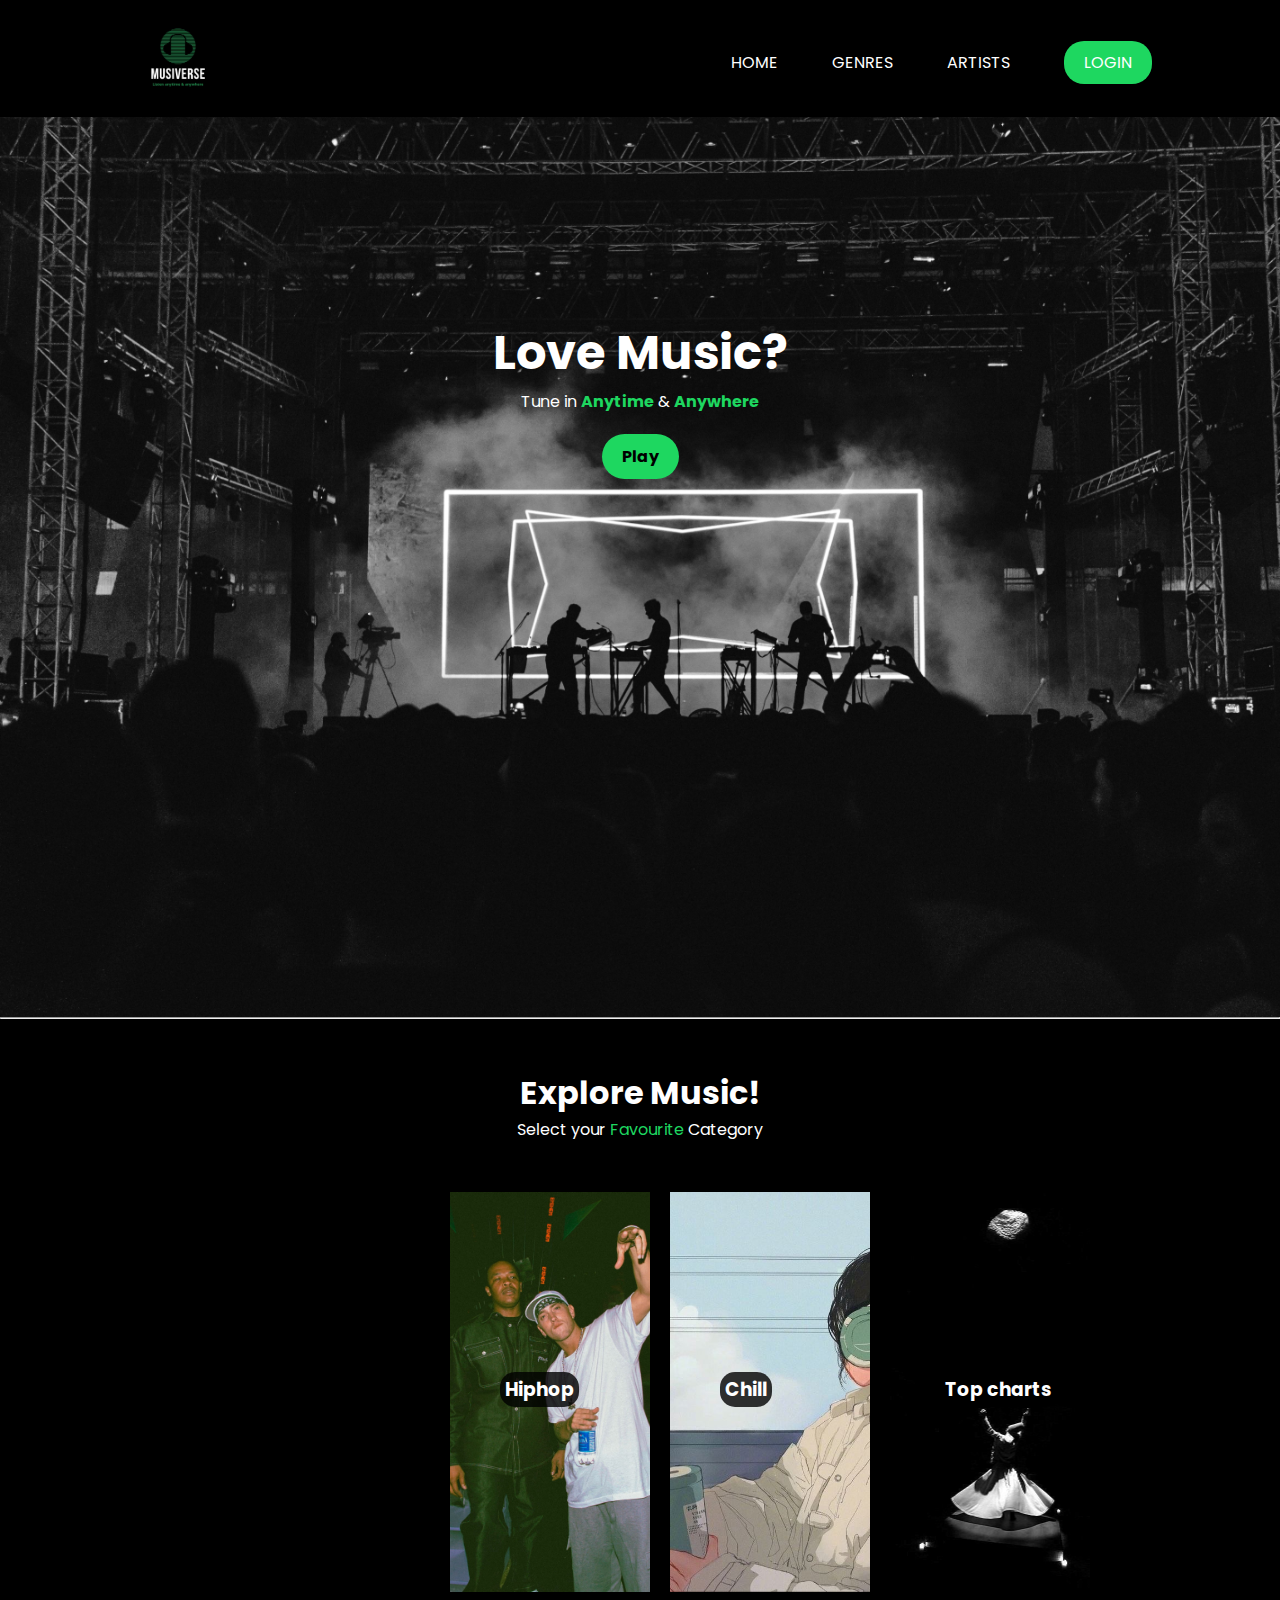
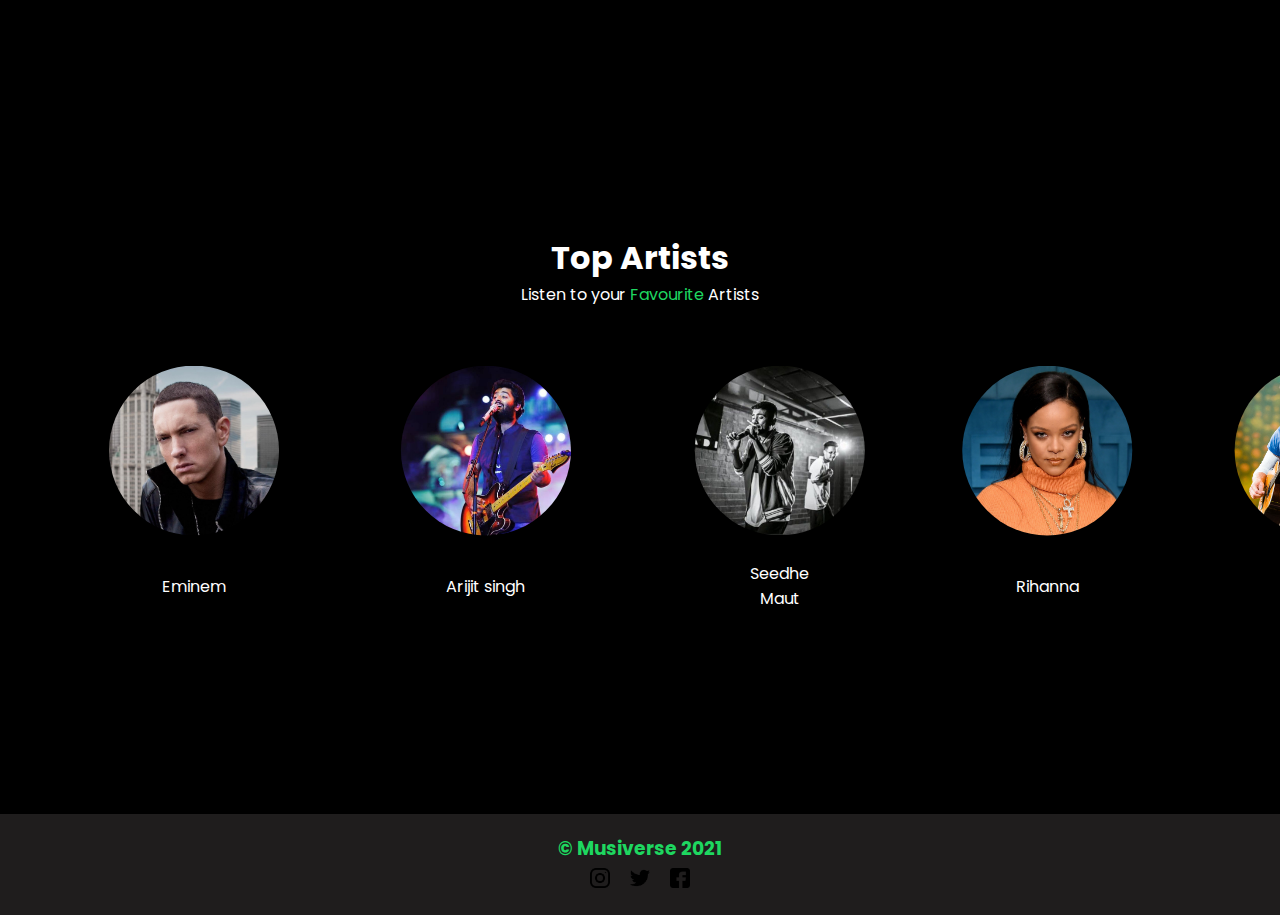
<file: index.html>
<!DOCTYPE html>
<html lang="en">
<head>
    <meta charset="UTF-8">
    <meta http-equiv="X-UA-Compatible" content="IE=edge">
    <meta name="viewport" content="width=device-width, initial-scale=1.0">
    <title>Musicverse</title>
    <link rel="stylesheet" href="style.css">
    <link href="https://fonts.googleapis.com/css2?family=Poppins:wght@400;700&display=swap"
     rel="stylesheet">
</head>
<body>
<header>
    <div class="container">
        <a href="index.html"><img src="./images/logo.jpeg" alt="logo"></a>
    <nav>
        <ul class="nav-bar">
            <li><a href="index.html">Home</a></li>
            <li><a href="genres.html">Genres</a></li>
            <li><a href="artists.html">Artists</a></li>
            <li><a class="login" href="login.html">Login</a></li>
        </ul>
    </nav>
    </div>
    
</header>
<div class="main">
    <div class="left">
        <h1>Love Music?</h1>
    <h4>Tune in <strong>Anytime</strong> & <strong>Anywhere</strong></h4>
    <a href="">Play</a>
    </div>
</div>
<hr>
<section class="music">
<div class="title">
    <h1>Explore Music!</h1>
    <span>Select your <span>Favourite</span> Category</span>
</div>
<div class="songs">
    <div class="song-img">
        <a href="genres.html" ><img src="./images/rap (1).jfif" alt=""></a>
    <div class="options">
        <h3>Hiphop</h3>
    </div>
    </div>
    <div class="song-img">
       <a href="genres.html" ><img src="./images/rap (1).png" alt=""></a>
    <div class="options">
        <h3>Chill</h3>
    </div>
    </div>
    <div class="song-img">
        <a href="genres.html" ><img src="./images/sufi.jfif" alt=""></a>
    <div class="options">
        <h3>Top charts</h3>
    </div>
    </div>
</div>
</section>
<section class="artists">
    <div class="title-1">
        <h1>Top Artists</h1>
        <span>Listen to your <span>Favourite</span> Artists</span>
    </div>
<div class="art">
    <table align="center">
        <tr>
            <td class="imgart"><a href="artists.html"><img src="./images/eminem.jpg"></a></td>
            <td class="imgart"><a href="artists.html"><img src="./images/arijit-singh.jpg"></a></td>
            <td class="imgart"><a href="artists.html"><img src="./images/download (3).jfif"></a></td>
            <td class="imgart"><a href="artists.html"><img src="./images/rihanna.jpg"></a></td>
            <td class="imgart"><a href="artists.html"><img src="./images/Coldplay.jpg"></a></td>
        </tr>
        <tr>
            <td class="text">Eminem</td>
            <td class="text">Arijit singh</td>
            <td class="text">Seedhe Maut</td>
            <td class="text">Rihanna</td>
            <td class="text">Coldplay</td>
        </tr>
    </table>
</div>
</section>
<footer>
    <h3>&copy; Musiverse 2021</h3>
    <div class="socs">
        <a class="social" href="https://www.instagram.com/saiiroge/"><img src="./images/instagram-removebg-preview.png"></a>
    <a class="social" href="https://twitter.com/roge_sai"><img src="./images/twitter-removebg-preview.png"></a>
    <a class="social" href="https://www.facebook.com/sai.roge/"><img src="./images/facebook.png"></a>
    </div>
    
</footer>
</body>
</html>
</file>
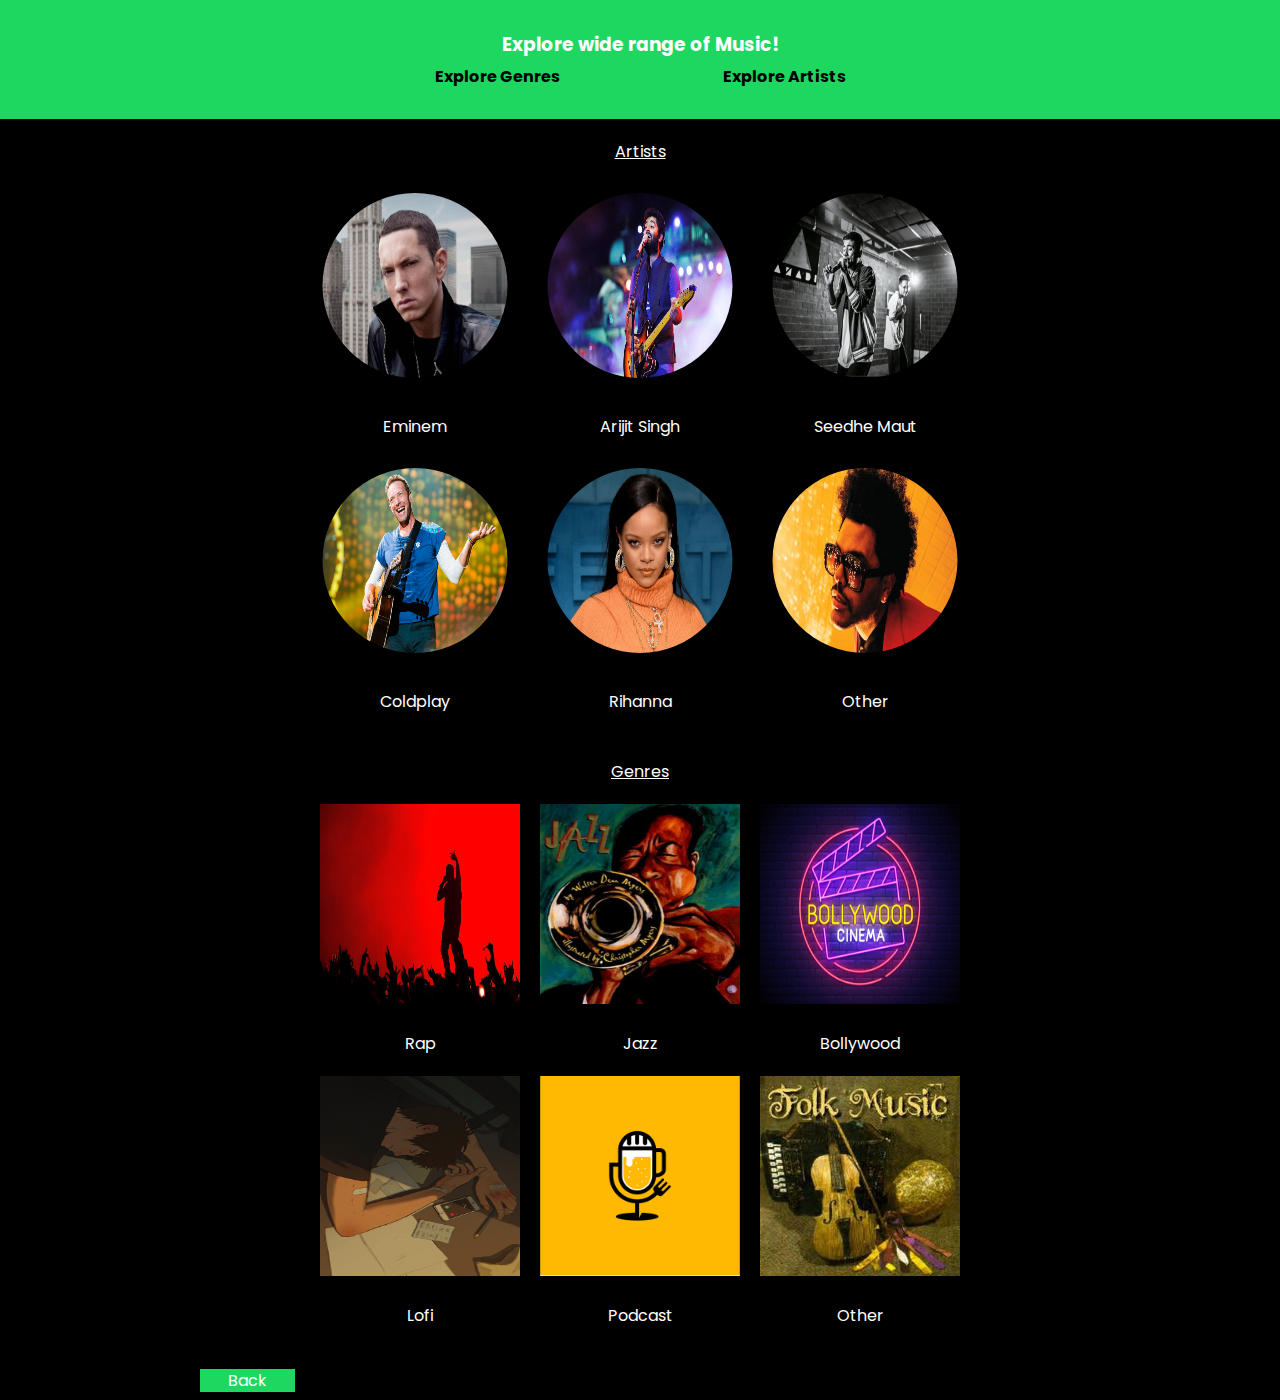
<file: artists.html>
<!DOCTYPE html>
<html lang="en">
<head>
    <meta charset="UTF-8">
    <meta http-equiv="X-UA-Compatible" content="IE=edge">
    <meta name="viewport" content="width=device-width, initial-scale=1.0">
    <title>Musiverse-Artists</title>
    <link href="https://fonts.googleapis.com/css2?family=Poppins:wght@400;700&display=swap"
     rel="stylesheet">
    <link rel="stylesheet" href="style.css">
    <script src=https://cdnjs.cloudflare.com/ajax/libs/jquery/3.6.0/jquery.min.js></script>
</head>
<body>
    <body bgcolor="black">
        <div class="top">
            <h3>Explore wide range of Music!</h3>
            <a id="demo" href="#">Explore Genres
                <a id="demo1" href="#">Explore Artists</a>
        </div>
        <div class="kala">
            <table align="center" cellspacing=25px>
                <caption><u>Artists</u></caption>
                <tr>
                    <td class="pic"><img src="./images/eminem.jpg"></td>
                    <td class="pic"><img src="./images/arijit-singh.jpg"></td>
                    <td class="pic"><img src="./images/download (3).jfif"></td>
                </tr>
                <tr>
                 <td>Eminem</td>
                 <td>Arijit Singh</td>
                 <td>Seedhe Maut</td>
             </tr>
             <tr>
                 <td class="pic"><img src="./images/Coldplay.jpg"></td>
                    <td class="pic"><img src="./images/rihanna.jpg"</td>
                    <td class="pic"><img src="./images/the-weeknd.jpg"></td>
             </tr>
             <tr>
                 <td>Coldplay</td>
                 <td>Rihanna</td>
                 <td>Other</td>
             </tr>
            </table> 
         </div>
        </div>
        <div class="genre">
           <table align="center" cellspacing=20px>
               <caption><u>Genres</u></caption>
               <tr>
                   <td class="pics"><img src="./images/rap.jpg"></td>
                   <td class="pics"><img src="./images/jazz.jpg"></td>
                   <td class="pics"><img src="./images/bolly.jpg.crdownload"></td>
               </tr>
               <tr>
                <td>Rap</td>
                <td>Jazz</td>
                <td>Bollywood</td>
            </tr>
            <tr>
                <td class="pics"><img src="./images/lofi.jfif"></td>
                   <td class="pics"><img src="./images/podcast.png"></td>
                   <td class="pics"><img src="./images/folk.jpg.crdownload"</td>
            </tr>
            <tr>
                <td>Lofi</td>
                <td>Podcast</td>
                <td>Other</td>
            </tr>
           </table> 
        </div>
    </div>

    <span class="btn">
        <a href="index.html">Back</a>
    </span>
    
    <script>
        $(document).ready(function(){
            $("#demo").click(function(){
                $(".kala").slideToggle()
            });
        });
    </script>
</body>
</html>
</file>
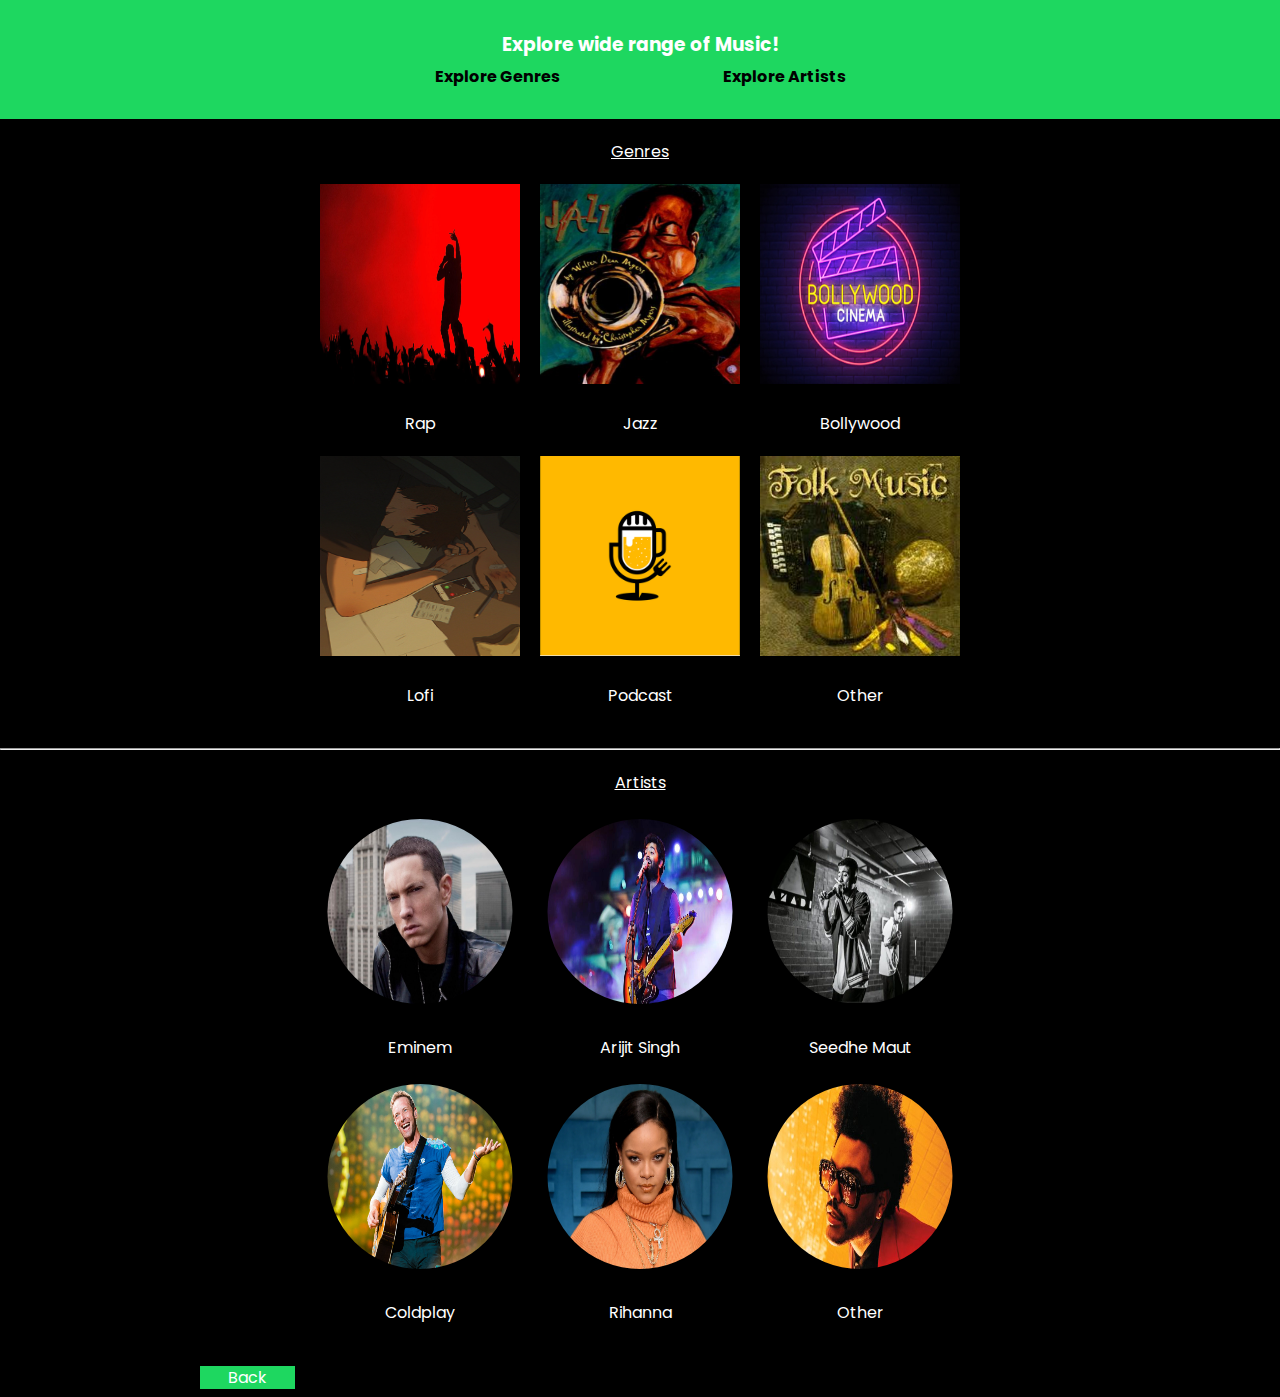
<file: genres.html>
<!DOCTYPE html>
<html lang="en">
<head>
    <meta charset="UTF-8">
    <meta http-equiv="X-UA-Compatible" content="IE=edge">
    <meta name="viewport" content="width=device-width, initial-scale=1.0">
    <title>Musiverse-Genres</title>
    <link href="https://fonts.googleapis.com/css2?family=Poppins:wght@400;700&display=swap"
     rel="stylesheet">
    <link rel="stylesheet" href="style.css">
    <script src=https://cdnjs.cloudflare.com/ajax/libs/jquery/3.6.0/jquery.min.js></script>
</head>
<body bgcolor="black">
    <div class="top">
        <h3>Explore wide range of Music!</h3>
        <a id="demo" href="#">Explore Genres
            <a id="demo1" href="#">Explore Artists</a>
    </div>
    <div class="genre">
       <table align="center" cellspacing=20px>
           <caption><u>Genres</u></caption>
           <tr>
               <td class="pics"><img src="./images/rap.jpg"></td>
               <td class="pics"><img src="./images/jazz.jpg"></td>
               <td class="pics"><img src="./images/bolly.jpg.crdownload"></td>
           </tr>
           <tr>
            <td>Rap</td>
            <td>Jazz</td>
            <td>Bollywood</td>
        </tr>
        <tr>
            <td class="pics"><img src="./images/lofi.jfif"></td>
               <td class="pics"><img src="./images/podcast.png"></td>
               <td class="pics"><img src="./images/folk.jpg.crdownload"</td>
        </tr>
        <tr>
            <td>Lofi</td>
            <td>Podcast</td>
            <td>Other</td>
        </tr>
       </table> 
    </div>
</div>
<hr>
<div class="kala">
    <table align="center" cellspacing=20px>
        <caption><u>Artists</u></caption>
        <tr>
            <td class="pic"><img src="./images/eminem.jpg"></td>
            <td class="pic"><img src="./images/arijit-singh.jpg"></td>
            <td class="pic"><img src="./images/download (3).jfif"></td>
        </tr>
        <tr>
         <td>Eminem</td>
         <td>Arijit Singh</td>
         <td>Seedhe Maut</td>
     </tr>
     <tr>
         <td class="pic"><img src="./images/Coldplay.jpg"></td>
            <td class="pic"><img src="./images/rihanna.jpg"</td>
            <td class="pic"><img src="./images/the-weeknd.jpg"></td>
     </tr>
     <tr>
         <td>Coldplay</td>
         <td>Rihanna</td>
         <td>Other</td>
     </tr>
    </table> 
 </div>
</div>
<span class="btn">
    <a href="index.html">Back</a>
</span>

<script>
    $(document).ready(function(){
        $("#demo1").click(function(){
            $(".genre").slideToggle()
        });
    });
</script>
</body>
</html>
</file>
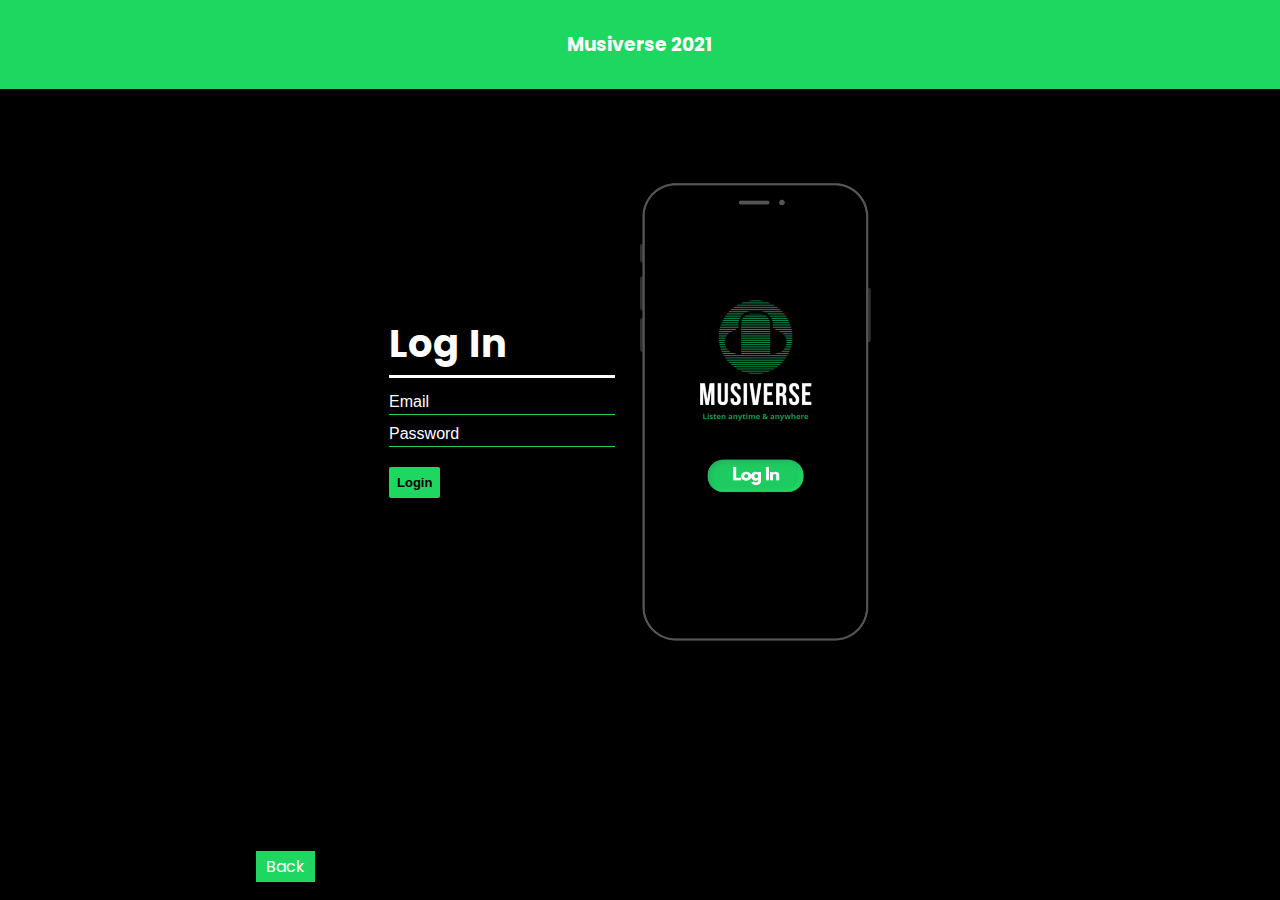
<file: login.html>
<!DOCTYPE html>
<html lang="en">
<head>
    <meta charset="UTF-8">
    <meta http-equiv="X-UA-Compatible" content="IE=edge">
    <meta name="viewport" content="width=device-width, initial-scale=1.0">
    <title>Musiverse-Login</title>
    <link rel="stylesheet" href="login.css">
    <link href="https://fonts.googleapis.com/css2?family=Poppins:wght@400;700&display=swap"
     rel="stylesheet">
</head>
<body>
    <div class="top">
        <h3>Musiverse 2021</h3>
    </div>
    <div class="login">
        <div class="log">
            <h1>Log In</h1>
        </div>
        <div class="in">
            <form action="form">
                <input type="email" name="email" id="email" placeholder="Email">
                <input type="password" name="email" id="email" placeholder="Password" required></div>
                <input id=sub type="submit" value="Login" > 
            </form>          
    </div>
    <div class="imglog">
        <img src="./images/Untitled design (4).png">
    </div>
    
    <div class="btn">
        <a href="index.html">Back</a>
    </div>
    
</body>
</html>
</file>
<file: style.css>
*{
    margin: 0;
    padding: 0;
}

body{
    margin: 0;
    height: 100vh;
    width: 100%;
    font-family: 'Poppins', sans-serif;
}

header{
    background-color: black;
}
 
.container{
    width: 80%;
    margin: 0 auto;
}


.container img{
    width: 100px;
    padding: 10px 0 0;
}


nav{
    float: right;
}

nav ul{
    list-style: none;
    margin: 0;
    padding: 0;
}

nav li{
    display: inline-block;
    margin-left: 50px;
    padding-top: 50px;
}

nav li a{
    text-decoration: none;
    text-transform: uppercase;
    color: white;
}

nav .login{
    background-color: #1ed760;
    padding: 10px 20px;
    border-radius: 20px;
}

nav .login:hover{
    background-color: white;
    color: #1ed760;
}

nav li a:hover{
    color: #1ed760;
    transition: all 350ms ease;
}
.main{
    height: 100vh;
    background-image: url("./images/yannis-papanastasopoulos-yWF2LLan-_o-unsplash.jpg");
    color: white;
    background-size: cover ;
}

.main .left{
    text-align: center;
    padding: 200px;
}

.main .left h1{
    font-size: 3rem;
}

.main .left h4{
    font-weight: 400;
}
.main .left strong{
    color: #1ed760;
}

 .main .left a{
     display: inline-block;
    background-color: #1ed760;
    color: black;
    font-weight: 700;
    margin-top: 20px;
    padding: 10px 20px;
    border-radius: 50px;
    text-decoration: none;
}

.main .left a:hover{
    color: #ffffff;
    box-shadow: 0 0 10px #1ed760,0 0 30px #1ed760;
    border: none;
    transition:all 500ms ease;
}
.music{
    background-color: black;
    color: white;
    height: 85vh;
}

.music .title{
    padding-top: 50px;
    text-align: center;
}
.music .title span span{
    color: #1ed760;
}

.songs{
    display: grid;
    grid-template-columns: repeat(3,1fr);
    gap: 20px;
    margin: 50px 450px;
}


.songs .song-img{
    position: relative;
    height: 400px;
    width: 200px;
}

.songs .song-img img{
    object-fit: cover;
    height: 100%;
    width: 100%;
    cursor: pointer;
}

.options{
    position: absolute;
    top: 45%;
    left: 25%;
    text-align: center;
    cursor: pointer;
}

.options h3{
    background-color: rgba(0, 0, 0, 0.8);
    padding: 3px 5px;
    border-radius: 15px;
}

.options h3:hover{
    border: 0.5px solid #1ed760;
}


.song-img img:hover{
    box-shadow: -6px 0 1px #1ed760;
    transition: box-shadow 300ms ease-out;
}

.artists{
    background-color: black;
    color: white;
    height: 70vh;
}

.artists .title-1{
    text-align: center;
    padding-top: 50px;
}

.artists .title-1 span span{
    color: #1ed760;
}

.artists table{
    margin: 40px 60px;
}

.artists table td{
    padding: 0 100px;
    text-align: center;
}

.text:hover{
    color: #1ed760;
}

.art table .imgart{
    height: 200px;
    padding: 5px;
}

.art table .imgart img{
    height:170px;
    clip-path: circle();
}

footer{
    background-color: rgb(31, 29, 29);
    padding: 20px;
    text-align: center;
}

footer h3{
    color: #1ed760;
}

.socs{
    display: inline-block;
}
.socs .social{
    display:inline-block;
}
.socs .social img{
    display: block;
width: 20px;
padding: 0 8px;
margin-top: 5px;
}

.top{
    background-color: #1ed760;
    text-align: center;
    padding: 30px;
}

.top h3{
    color: white;
    margin-bottom: 5px;
}
.top a{
    text-decoration: none;
    color: black;
    font-weight: 700;
    padding: 0 80px;
}
 .genre table
 {
     margin: 20px auto;
    color: white;
 }

 .genre table td{
     text-align: center;
     text-decoration: none;
     cursor: pointer;
 }

 .genre table td:hover{
    color: #1ed760;
    transition-delay: 500ms;
 }

 .pics{
     height: 200px;
 }
 .pics img{
     height: 200px;
     width: 200px;
 }

 .kala table
 {
     margin: 20px auto;
    color: white;
 }

 .kala table td{
     text-align: center;
     text-decoration: none;
     cursor: pointer;
 }

 .kala table td:hover{
    color: #1ed760;
    transition-delay: 500ms;
 }

 .pic{
     height: 200px;
 }
 .pic img{
     height: 185px;
     width: 200px;
     clip-path: circle();
 }

.btn{
     margin: 10px 200px 20px;
     background-color: #1ed760;
 }

 .btn a{
    margin: 10px 20px;
    text-decoration: none;
    color: white;
    padding: 8px;
 }
</file>
<file: login.css>
*{
    margin: 0;
    padding: 0;
}

body{
    background-color: black;
    background-size: cover;
    color: white;
    font-family: 'Poppins', sans-serif;
}

.top{
    background-color: #1ed760;
    text-align: center;
    padding: 30px;
}

.login{
    position: absolute;
    top: 35%;
    left: 30%;
    width: 300px;
    height: 140px;
}

.log h1{
    color:white;
    letter-spacing: 1px;
    margin-bottom: 3px;
}
.log{
    font-size: larger;
    border-bottom:3px solid white;
    margin-left: 5px;
}

.in{
    margin: 10px 0;
    
}

.in input{
    background: none;
    border: none;
    outline: none;
    margin: 5px;
    color: white;
    font-size: medium;
    width: 100%;
    padding-bottom: 3px;
    border-bottom:1px solid #1ed760;
}

.in input::placeholder{
    color: white;
}

#sub{
    font-size: small;
    font-weight: 700;
    outline: none;
    border: none;
    margin: 5px;
    background-color: #1ed760;
    padding:8px;
    border-radius: 2px;
}

#sub:hover{
    background-color: white;
    color: #1ed760;
}

.imglog{
    position: absolute;
    right: 30%;
    top: 18%;
}

.imglog img{
    height: 500px;
    border-radius: 20px;
}

.btn{
    position: absolute;
    bottom: 2%;
    left: 20%;
    background-color: #1ed760;
}

.btn a{
    display: inline-block;
    text-decoration: none;
    color: white;
    padding: 3px 10px;
}
</file>
